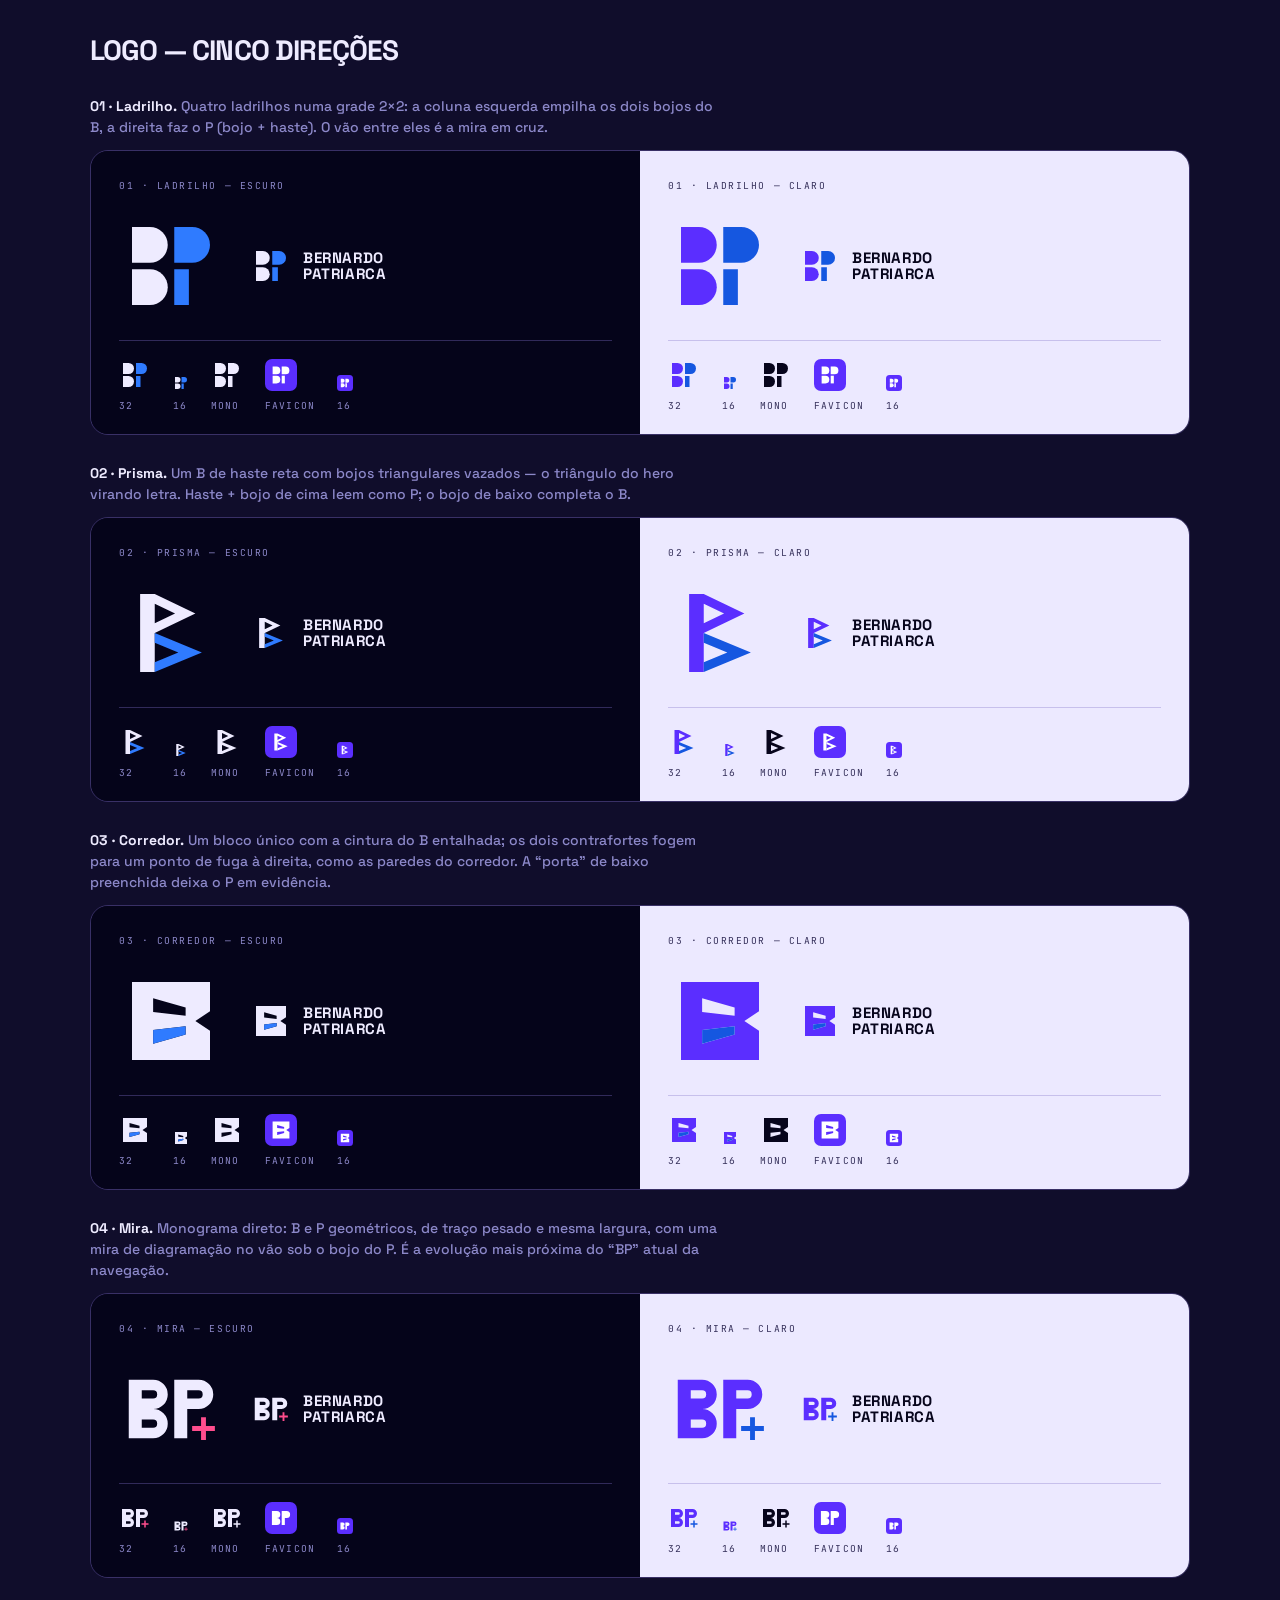
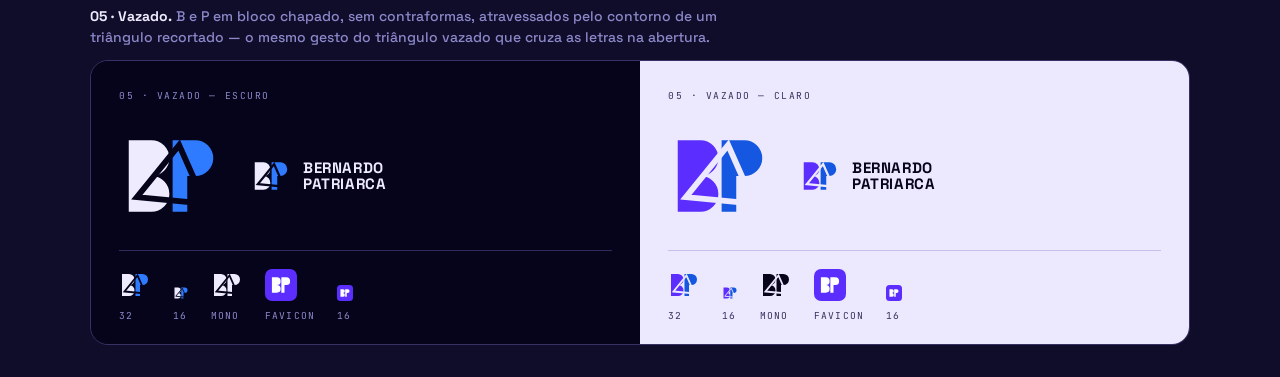
<file: design-system/logo-direcoes.html>
<!doctype html><html lang="pt-BR"><head><meta charset="utf-8"><meta name="viewport" content="width=device-width,initial-scale=1"><title>Logo — direções</title><link rel="preconnect" href="https://fonts.googleapis.com"><link rel="preconnect" href="https://fonts.gstatic.com" crossorigin><link href="https://fonts.googleapis.com/css2?family=Space+Grotesk:wght@500;700&family=JetBrains+Mono:wght@400;500&display=swap" rel="stylesheet"><style>
*{box-sizing:border-box;margin:0;padding:0}
body{font-family:'JetBrains Mono',monospace;background:transparent}
.dir{display:grid;grid-template-columns:1fr 1fr}
.pane{padding:28px 28px 22px;display:grid;grid-template-columns:auto 1fr;gap:22px 28px;align-items:center}
.pane svg{display:block}
.sig{display:flex;align-items:center;gap:12px;min-width:0}
.sig b{font-family:'Space Grotesk',sans-serif;font-weight:700;font-size:15px;letter-spacing:.04em;line-height:1.1;white-space:nowrap}
.row{grid-column:1/-1;display:flex;align-items:flex-end;gap:22px;padding-top:18px;border-top:1px solid}
.cell{display:grid;gap:8px;justify-items:start}
.cell i{font-style:normal;font-size:9.6px;letter-spacing:.12em;text-transform:uppercase}
.head{grid-column:1/-1;font-size:9.6px;letter-spacing:.16em;text-transform:uppercase}
@media (max-width:640px){.dir{grid-template-columns:1fr}.pane{grid-template-columns:1fr}}

body{background:#100D2B;padding:32px 16px;color:#EEEBFF}
main{max-width:1100px;margin:0 auto;display:grid;gap:28px}
h1{font-family:'Space Grotesk',sans-serif;font-size:28px;letter-spacing:-.03em;text-transform:uppercase}
section p{font-family:'Space Grotesk',sans-serif;font-weight:500;font-size:14px;line-height:1.5;color:#8C88C9;max-width:70ch;margin:0 0 12px}
section p strong{color:#EEEBFF}
.dir{border:1px solid rgba(160,140,255,.28);border-radius:18px;overflow:hidden}
</style></head><body><main><h1>Logo — cinco direções</h1><section><p><strong>01 · Ladrilho.</strong> Quatro ladrilhos numa grade 2×2: a coluna esquerda empilha os dois bojos do B, a direita faz o P (bojo + haste). O vão entre eles é a mira em cruz.</p><div class="dir">
<div class="pane" style="background:#05041A;color:#EEEBFF">
  <span class="head" style="color:#8C88C9">01 · Ladrilho — escuro</span>
  <svg xmlns="http://www.w3.org/2000/svg" viewBox="0 0 64 64" width="104" height="104"><path fill="#EEEBFF" d="M8 8H19A11 11 0 0 1 19 30H8Z"/><path fill="#EEEBFF" d="M8 34H19A11 11 0 0 1 19 56H8Z"/><path fill="#2F7BFF" d="M34 8H45A11 11 0 0 1 45 30H34Z"/><path fill="#2F7BFF" d="M34 34H43V56H34Z"/></svg>
  <div class="sig"><svg xmlns="http://www.w3.org/2000/svg" viewBox="0 0 64 64" width="40" height="40"><path fill="#EEEBFF" d="M8 8H19A11 11 0 0 1 19 30H8Z"/><path fill="#EEEBFF" d="M8 34H19A11 11 0 0 1 19 56H8Z"/><path fill="#2F7BFF" d="M34 8H45A11 11 0 0 1 45 30H34Z"/><path fill="#2F7BFF" d="M34 34H43V56H34Z"/></svg><b>BERNARDO<br>PATRIARCA</b></div>
  <div class="row" style="border-color:rgba(160,140,255,.28);color:#8C88C9">
    <div class="cell"><svg xmlns="http://www.w3.org/2000/svg" viewBox="0 0 64 64" width="32" height="32"><path fill="#EEEBFF" d="M8 8H19A11 11 0 0 1 19 30H8Z"/><path fill="#EEEBFF" d="M8 34H19A11 11 0 0 1 19 56H8Z"/><path fill="#2F7BFF" d="M34 8H45A11 11 0 0 1 45 30H34Z"/><path fill="#2F7BFF" d="M34 34H43V56H34Z"/></svg><i>32</i></div>
    <div class="cell"><svg xmlns="http://www.w3.org/2000/svg" viewBox="0 0 64 64" width="16" height="16"><path fill="#EEEBFF" d="M8 8H19A11 11 0 0 1 19 30H8Z"/><path fill="#EEEBFF" d="M8 34H19A11 11 0 0 1 19 56H8Z"/><path fill="#2F7BFF" d="M34 8H45A11 11 0 0 1 45 30H34Z"/><path fill="#2F7BFF" d="M34 34H43V56H34Z"/></svg><i>16</i></div>
    <div class="cell"><svg xmlns="http://www.w3.org/2000/svg" viewBox="0 0 64 64" width="32" height="32" style="color:#EEEBFF"><path fill="currentColor" d="M8 8H19A11 11 0 0 1 19 30H8Z"/><path fill="currentColor" d="M8 34H19A11 11 0 0 1 19 56H8Z"/><path fill="currentColor" d="M34 8H45A11 11 0 0 1 45 30H34Z"/><path fill="currentColor" d="M34 34H43V56H34Z"/></svg><i>mono</i></div>
    <div class="cell"><svg xmlns="http://www.w3.org/2000/svg" viewBox="0 0 64 64" width="32" height="32"><rect width="64" height="64" rx="14" fill="#5B2EFF"/><g transform="translate(9.6 9.6) scale(.7)"><path fill="#FFFFFF" d="M8 8H19A11 11 0 0 1 19 30H8Z"/><path fill="#FFFFFF" d="M8 34H19A11 11 0 0 1 19 56H8Z"/><path fill="#FFFFFF" d="M34 8H45A11 11 0 0 1 45 30H34Z"/><path fill="#FFFFFF" d="M34 34H43V56H34Z"/></g></svg><i>favicon</i></div>
    <div class="cell"><svg xmlns="http://www.w3.org/2000/svg" viewBox="0 0 64 64" width="16" height="16"><rect width="64" height="64" rx="14" fill="#5B2EFF"/><g transform="translate(9.6 9.6) scale(.7)"><path fill="#FFFFFF" d="M8 8H19A11 11 0 0 1 19 30H8Z"/><path fill="#FFFFFF" d="M8 34H19A11 11 0 0 1 19 56H8Z"/><path fill="#FFFFFF" d="M34 8H45A11 11 0 0 1 45 30H34Z"/><path fill="#FFFFFF" d="M34 34H43V56H34Z"/></g></svg><i>16</i></div>
  </div>
</div>
<div class="pane" style="background:#ECE9FF;color:#07051C">
  <span class="head" style="color:#37325C">01 · Ladrilho — claro</span>
  <svg xmlns="http://www.w3.org/2000/svg" viewBox="0 0 64 64" width="104" height="104"><path fill="#5B2EFF" d="M8 8H19A11 11 0 0 1 19 30H8Z"/><path fill="#5B2EFF" d="M8 34H19A11 11 0 0 1 19 56H8Z"/><path fill="#1557E0" d="M34 8H45A11 11 0 0 1 45 30H34Z"/><path fill="#1557E0" d="M34 34H43V56H34Z"/></svg>
  <div class="sig"><svg xmlns="http://www.w3.org/2000/svg" viewBox="0 0 64 64" width="40" height="40"><path fill="#5B2EFF" d="M8 8H19A11 11 0 0 1 19 30H8Z"/><path fill="#5B2EFF" d="M8 34H19A11 11 0 0 1 19 56H8Z"/><path fill="#1557E0" d="M34 8H45A11 11 0 0 1 45 30H34Z"/><path fill="#1557E0" d="M34 34H43V56H34Z"/></svg><b>BERNARDO<br>PATRIARCA</b></div>
  <div class="row" style="border-color:rgba(70,48,170,.22);color:#37325C">
    <div class="cell"><svg xmlns="http://www.w3.org/2000/svg" viewBox="0 0 64 64" width="32" height="32"><path fill="#5B2EFF" d="M8 8H19A11 11 0 0 1 19 30H8Z"/><path fill="#5B2EFF" d="M8 34H19A11 11 0 0 1 19 56H8Z"/><path fill="#1557E0" d="M34 8H45A11 11 0 0 1 45 30H34Z"/><path fill="#1557E0" d="M34 34H43V56H34Z"/></svg><i>32</i></div>
    <div class="cell"><svg xmlns="http://www.w3.org/2000/svg" viewBox="0 0 64 64" width="16" height="16"><path fill="#5B2EFF" d="M8 8H19A11 11 0 0 1 19 30H8Z"/><path fill="#5B2EFF" d="M8 34H19A11 11 0 0 1 19 56H8Z"/><path fill="#1557E0" d="M34 8H45A11 11 0 0 1 45 30H34Z"/><path fill="#1557E0" d="M34 34H43V56H34Z"/></svg><i>16</i></div>
    <div class="cell"><svg xmlns="http://www.w3.org/2000/svg" viewBox="0 0 64 64" width="32" height="32" style="color:#07051C"><path fill="currentColor" d="M8 8H19A11 11 0 0 1 19 30H8Z"/><path fill="currentColor" d="M8 34H19A11 11 0 0 1 19 56H8Z"/><path fill="currentColor" d="M34 8H45A11 11 0 0 1 45 30H34Z"/><path fill="currentColor" d="M34 34H43V56H34Z"/></svg><i>mono</i></div>
    <div class="cell"><svg xmlns="http://www.w3.org/2000/svg" viewBox="0 0 64 64" width="32" height="32"><rect width="64" height="64" rx="14" fill="#5B2EFF"/><g transform="translate(9.6 9.6) scale(.7)"><path fill="#FFFFFF" d="M8 8H19A11 11 0 0 1 19 30H8Z"/><path fill="#FFFFFF" d="M8 34H19A11 11 0 0 1 19 56H8Z"/><path fill="#FFFFFF" d="M34 8H45A11 11 0 0 1 45 30H34Z"/><path fill="#FFFFFF" d="M34 34H43V56H34Z"/></g></svg><i>favicon</i></div>
    <div class="cell"><svg xmlns="http://www.w3.org/2000/svg" viewBox="0 0 64 64" width="16" height="16"><rect width="64" height="64" rx="14" fill="#5B2EFF"/><g transform="translate(9.6 9.6) scale(.7)"><path fill="#FFFFFF" d="M8 8H19A11 11 0 0 1 19 30H8Z"/><path fill="#FFFFFF" d="M8 34H19A11 11 0 0 1 19 56H8Z"/><path fill="#FFFFFF" d="M34 8H45A11 11 0 0 1 45 30H34Z"/><path fill="#FFFFFF" d="M34 34H43V56H34Z"/></g></svg><i>16</i></div>
  </div>
</div></div></section><section><p><strong>02 · Prisma.</strong> Um B de haste reta com bojos triangulares vazados — o triângulo do hero virando letra. Haste + bojo de cima leem como P; o bojo de baixo completa o B.</p><div class="dir">
<div class="pane" style="background:#05041A;color:#EEEBFF">
  <span class="head" style="color:#8C88C9">02 · Prisma — escuro</span>
  <svg xmlns="http://www.w3.org/2000/svg" viewBox="0 0 64 64" width="104" height="104"><path fill="#EEEBFF" fill-rule="evenodd" d="M13 8H22L47 20L22 32H13ZM22 14V26L34.5 20Z"/><path fill="#EEEBFF" d="M13 32H22V56H13Z"/><path fill="#2F7BFF" fill-rule="evenodd" d="M22 32L51 44L22 56ZM22 38V50L36.5 44Z"/></svg>
  <div class="sig"><svg xmlns="http://www.w3.org/2000/svg" viewBox="0 0 64 64" width="40" height="40"><path fill="#EEEBFF" fill-rule="evenodd" d="M13 8H22L47 20L22 32H13ZM22 14V26L34.5 20Z"/><path fill="#EEEBFF" d="M13 32H22V56H13Z"/><path fill="#2F7BFF" fill-rule="evenodd" d="M22 32L51 44L22 56ZM22 38V50L36.5 44Z"/></svg><b>BERNARDO<br>PATRIARCA</b></div>
  <div class="row" style="border-color:rgba(160,140,255,.28);color:#8C88C9">
    <div class="cell"><svg xmlns="http://www.w3.org/2000/svg" viewBox="0 0 64 64" width="32" height="32"><path fill="#EEEBFF" fill-rule="evenodd" d="M13 8H22L47 20L22 32H13ZM22 14V26L34.5 20Z"/><path fill="#EEEBFF" d="M13 32H22V56H13Z"/><path fill="#2F7BFF" fill-rule="evenodd" d="M22 32L51 44L22 56ZM22 38V50L36.5 44Z"/></svg><i>32</i></div>
    <div class="cell"><svg xmlns="http://www.w3.org/2000/svg" viewBox="0 0 64 64" width="16" height="16"><path fill="#EEEBFF" fill-rule="evenodd" d="M13 8H22L47 20L22 32H13ZM22 14V26L34.5 20Z"/><path fill="#EEEBFF" d="M13 32H22V56H13Z"/><path fill="#2F7BFF" fill-rule="evenodd" d="M22 32L51 44L22 56ZM22 38V50L36.5 44Z"/></svg><i>16</i></div>
    <div class="cell"><svg xmlns="http://www.w3.org/2000/svg" viewBox="0 0 64 64" width="32" height="32" style="color:#EEEBFF"><path fill="currentColor" fill-rule="evenodd" d="M13 8H22L47 20L22 32H13ZM22 14V26L34.5 20Z"/><path fill="currentColor" d="M13 32H22V56H13Z"/><path fill="currentColor" fill-rule="evenodd" d="M22 32L51 44L22 56ZM22 38V50L36.5 44Z"/></svg><i>mono</i></div>
    <div class="cell"><svg xmlns="http://www.w3.org/2000/svg" viewBox="0 0 64 64" width="32" height="32"><rect width="64" height="64" rx="14" fill="#5B2EFF"/><g transform="translate(9.6 9.6) scale(.7)"><path fill="#FFFFFF" fill-rule="evenodd" d="M13 8H22L47 20L22 32H13ZM22 14V26L34.5 20Z"/><path fill="#FFFFFF" d="M13 32H22V56H13Z"/><path fill="#FFFFFF" fill-rule="evenodd" d="M22 32L51 44L22 56ZM22 38V50L36.5 44Z"/></g></svg><i>favicon</i></div>
    <div class="cell"><svg xmlns="http://www.w3.org/2000/svg" viewBox="0 0 64 64" width="16" height="16"><rect width="64" height="64" rx="14" fill="#5B2EFF"/><g transform="translate(9.6 9.6) scale(.7)"><path fill="#FFFFFF" fill-rule="evenodd" d="M13 8H22L47 20L22 32H13ZM22 14V26L34.5 20Z"/><path fill="#FFFFFF" d="M13 32H22V56H13Z"/><path fill="#FFFFFF" fill-rule="evenodd" d="M22 32L51 44L22 56ZM22 38V50L36.5 44Z"/></g></svg><i>16</i></div>
  </div>
</div>
<div class="pane" style="background:#ECE9FF;color:#07051C">
  <span class="head" style="color:#37325C">02 · Prisma — claro</span>
  <svg xmlns="http://www.w3.org/2000/svg" viewBox="0 0 64 64" width="104" height="104"><path fill="#5B2EFF" fill-rule="evenodd" d="M13 8H22L47 20L22 32H13ZM22 14V26L34.5 20Z"/><path fill="#5B2EFF" d="M13 32H22V56H13Z"/><path fill="#1557E0" fill-rule="evenodd" d="M22 32L51 44L22 56ZM22 38V50L36.5 44Z"/></svg>
  <div class="sig"><svg xmlns="http://www.w3.org/2000/svg" viewBox="0 0 64 64" width="40" height="40"><path fill="#5B2EFF" fill-rule="evenodd" d="M13 8H22L47 20L22 32H13ZM22 14V26L34.5 20Z"/><path fill="#5B2EFF" d="M13 32H22V56H13Z"/><path fill="#1557E0" fill-rule="evenodd" d="M22 32L51 44L22 56ZM22 38V50L36.5 44Z"/></svg><b>BERNARDO<br>PATRIARCA</b></div>
  <div class="row" style="border-color:rgba(70,48,170,.22);color:#37325C">
    <div class="cell"><svg xmlns="http://www.w3.org/2000/svg" viewBox="0 0 64 64" width="32" height="32"><path fill="#5B2EFF" fill-rule="evenodd" d="M13 8H22L47 20L22 32H13ZM22 14V26L34.5 20Z"/><path fill="#5B2EFF" d="M13 32H22V56H13Z"/><path fill="#1557E0" fill-rule="evenodd" d="M22 32L51 44L22 56ZM22 38V50L36.5 44Z"/></svg><i>32</i></div>
    <div class="cell"><svg xmlns="http://www.w3.org/2000/svg" viewBox="0 0 64 64" width="16" height="16"><path fill="#5B2EFF" fill-rule="evenodd" d="M13 8H22L47 20L22 32H13ZM22 14V26L34.5 20Z"/><path fill="#5B2EFF" d="M13 32H22V56H13Z"/><path fill="#1557E0" fill-rule="evenodd" d="M22 32L51 44L22 56ZM22 38V50L36.5 44Z"/></svg><i>16</i></div>
    <div class="cell"><svg xmlns="http://www.w3.org/2000/svg" viewBox="0 0 64 64" width="32" height="32" style="color:#07051C"><path fill="currentColor" fill-rule="evenodd" d="M13 8H22L47 20L22 32H13ZM22 14V26L34.5 20Z"/><path fill="currentColor" d="M13 32H22V56H13Z"/><path fill="currentColor" fill-rule="evenodd" d="M22 32L51 44L22 56ZM22 38V50L36.5 44Z"/></svg><i>mono</i></div>
    <div class="cell"><svg xmlns="http://www.w3.org/2000/svg" viewBox="0 0 64 64" width="32" height="32"><rect width="64" height="64" rx="14" fill="#5B2EFF"/><g transform="translate(9.6 9.6) scale(.7)"><path fill="#FFFFFF" fill-rule="evenodd" d="M13 8H22L47 20L22 32H13ZM22 14V26L34.5 20Z"/><path fill="#FFFFFF" d="M13 32H22V56H13Z"/><path fill="#FFFFFF" fill-rule="evenodd" d="M22 32L51 44L22 56ZM22 38V50L36.5 44Z"/></g></svg><i>favicon</i></div>
    <div class="cell"><svg xmlns="http://www.w3.org/2000/svg" viewBox="0 0 64 64" width="16" height="16"><rect width="64" height="64" rx="14" fill="#5B2EFF"/><g transform="translate(9.6 9.6) scale(.7)"><path fill="#FFFFFF" fill-rule="evenodd" d="M13 8H22L47 20L22 32H13ZM22 14V26L34.5 20Z"/><path fill="#FFFFFF" d="M13 32H22V56H13Z"/><path fill="#FFFFFF" fill-rule="evenodd" d="M22 32L51 44L22 56ZM22 38V50L36.5 44Z"/></g></svg><i>16</i></div>
  </div>
</div></div></section><section><p><strong>03 · Corredor.</strong> Um bloco único com a cintura do B entalhada; os dois contrafortes fogem para um ponto de fuga à direita, como as paredes do corredor. A “porta” de baixo preenchida deixa o P em evidência.</p><div class="dir">
<div class="pane" style="background:#05041A;color:#EEEBFF">
  <span class="head" style="color:#8C88C9">03 · Corredor — escuro</span>
  <svg xmlns="http://www.w3.org/2000/svg" viewBox="0 0 64 64" width="104" height="104"><path fill="#EEEBFF" fill-rule="evenodd" d="M8 8H56V26L47 32L56 38V56H8ZM21 18V26.5L41 28.74V23.71ZM21 46V37.5L41 35.26V40.29Z"/><path fill="#2F7BFF" d="M21 46V37.5L41 35.26V40.29Z"/></svg>
  <div class="sig"><svg xmlns="http://www.w3.org/2000/svg" viewBox="0 0 64 64" width="40" height="40"><path fill="#EEEBFF" fill-rule="evenodd" d="M8 8H56V26L47 32L56 38V56H8ZM21 18V26.5L41 28.74V23.71ZM21 46V37.5L41 35.26V40.29Z"/><path fill="#2F7BFF" d="M21 46V37.5L41 35.26V40.29Z"/></svg><b>BERNARDO<br>PATRIARCA</b></div>
  <div class="row" style="border-color:rgba(160,140,255,.28);color:#8C88C9">
    <div class="cell"><svg xmlns="http://www.w3.org/2000/svg" viewBox="0 0 64 64" width="32" height="32"><path fill="#EEEBFF" fill-rule="evenodd" d="M8 8H56V26L47 32L56 38V56H8ZM21 18V26.5L41 28.74V23.71ZM21 46V37.5L41 35.26V40.29Z"/><path fill="#2F7BFF" d="M21 46V37.5L41 35.26V40.29Z"/></svg><i>32</i></div>
    <div class="cell"><svg xmlns="http://www.w3.org/2000/svg" viewBox="0 0 64 64" width="16" height="16"><path fill="#EEEBFF" fill-rule="evenodd" d="M8 8H56V26L47 32L56 38V56H8ZM21 18V26.5L41 28.74V23.71ZM21 46V37.5L41 35.26V40.29Z"/><path fill="#2F7BFF" d="M21 46V37.5L41 35.26V40.29Z"/></svg><i>16</i></div>
    <div class="cell"><svg xmlns="http://www.w3.org/2000/svg" viewBox="0 0 64 64" width="32" height="32" style="color:#EEEBFF"><path fill="currentColor" fill-rule="evenodd" d="M8 8H56V26L47 32L56 38V56H8ZM21 18V26.5L41 28.74V23.71ZM21 46V37.5L41 35.26V40.29Z"/></svg><i>mono</i></div>
    <div class="cell"><svg xmlns="http://www.w3.org/2000/svg" viewBox="0 0 64 64" width="32" height="32"><rect width="64" height="64" rx="14" fill="#5B2EFF"/><g transform="translate(9.6 9.6) scale(.7)"><path fill="#FFFFFF" fill-rule="evenodd" d="M8 8H56V26L47 32L56 38V56H8ZM21 18V26.5L41 28.74V23.71ZM21 46V37.5L41 35.26V40.29Z"/></g></svg><i>favicon</i></div>
    <div class="cell"><svg xmlns="http://www.w3.org/2000/svg" viewBox="0 0 64 64" width="16" height="16"><rect width="64" height="64" rx="14" fill="#5B2EFF"/><g transform="translate(9.6 9.6) scale(.7)"><path fill="#FFFFFF" fill-rule="evenodd" d="M8 8H56V26L47 32L56 38V56H8ZM21 18V26.5L41 28.74V23.71ZM21 46V37.5L41 35.26V40.29Z"/></g></svg><i>16</i></div>
  </div>
</div>
<div class="pane" style="background:#ECE9FF;color:#07051C">
  <span class="head" style="color:#37325C">03 · Corredor — claro</span>
  <svg xmlns="http://www.w3.org/2000/svg" viewBox="0 0 64 64" width="104" height="104"><path fill="#5B2EFF" fill-rule="evenodd" d="M8 8H56V26L47 32L56 38V56H8ZM21 18V26.5L41 28.74V23.71ZM21 46V37.5L41 35.26V40.29Z"/><path fill="#1557E0" d="M21 46V37.5L41 35.26V40.29Z"/></svg>
  <div class="sig"><svg xmlns="http://www.w3.org/2000/svg" viewBox="0 0 64 64" width="40" height="40"><path fill="#5B2EFF" fill-rule="evenodd" d="M8 8H56V26L47 32L56 38V56H8ZM21 18V26.5L41 28.74V23.71ZM21 46V37.5L41 35.26V40.29Z"/><path fill="#1557E0" d="M21 46V37.5L41 35.26V40.29Z"/></svg><b>BERNARDO<br>PATRIARCA</b></div>
  <div class="row" style="border-color:rgba(70,48,170,.22);color:#37325C">
    <div class="cell"><svg xmlns="http://www.w3.org/2000/svg" viewBox="0 0 64 64" width="32" height="32"><path fill="#5B2EFF" fill-rule="evenodd" d="M8 8H56V26L47 32L56 38V56H8ZM21 18V26.5L41 28.74V23.71ZM21 46V37.5L41 35.26V40.29Z"/><path fill="#1557E0" d="M21 46V37.5L41 35.26V40.29Z"/></svg><i>32</i></div>
    <div class="cell"><svg xmlns="http://www.w3.org/2000/svg" viewBox="0 0 64 64" width="16" height="16"><path fill="#5B2EFF" fill-rule="evenodd" d="M8 8H56V26L47 32L56 38V56H8ZM21 18V26.5L41 28.74V23.71ZM21 46V37.5L41 35.26V40.29Z"/><path fill="#1557E0" d="M21 46V37.5L41 35.26V40.29Z"/></svg><i>16</i></div>
    <div class="cell"><svg xmlns="http://www.w3.org/2000/svg" viewBox="0 0 64 64" width="32" height="32" style="color:#07051C"><path fill="currentColor" fill-rule="evenodd" d="M8 8H56V26L47 32L56 38V56H8ZM21 18V26.5L41 28.74V23.71ZM21 46V37.5L41 35.26V40.29Z"/></svg><i>mono</i></div>
    <div class="cell"><svg xmlns="http://www.w3.org/2000/svg" viewBox="0 0 64 64" width="32" height="32"><rect width="64" height="64" rx="14" fill="#5B2EFF"/><g transform="translate(9.6 9.6) scale(.7)"><path fill="#FFFFFF" fill-rule="evenodd" d="M8 8H56V26L47 32L56 38V56H8ZM21 18V26.5L41 28.74V23.71ZM21 46V37.5L41 35.26V40.29Z"/></g></svg><i>favicon</i></div>
    <div class="cell"><svg xmlns="http://www.w3.org/2000/svg" viewBox="0 0 64 64" width="16" height="16"><rect width="64" height="64" rx="14" fill="#5B2EFF"/><g transform="translate(9.6 9.6) scale(.7)"><path fill="#FFFFFF" fill-rule="evenodd" d="M8 8H56V26L47 32L56 38V56H8ZM21 18V26.5L41 28.74V23.71ZM21 46V37.5L41 35.26V40.29Z"/></g></svg><i>16</i></div>
  </div>
</div></div></section><section><p><strong>04 · Mira.</strong> Monograma direto: B e P geométricos, de traço pesado e mesma largura, com uma mira de diagramação no vão sob o bojo do P. É a evolução mais próxima do “BP” atual da navegação.</p><div class="dir">
<div class="pane" style="background:#05041A;color:#EEEBFF">
  <span class="head" style="color:#8C88C9">04 · Mira — escuro</span>
  <svg xmlns="http://www.w3.org/2000/svg" viewBox="0 0 64 64" width="104" height="104"><path fill="#EEEBFF" fill-rule="evenodd" d="M6 14H21A9 9 0 0 1 21 32A9 9 0 0 1 21 50H6ZM14 20.5H21A2.5 2.5 0 0 1 21 25.5H14ZM14 38.5H21A2.5 2.5 0 0 1 21 43.5H14Z"/><path fill="#EEEBFF" fill-rule="evenodd" d="M34 14H49A9 9 0 0 1 49 32H42V50H34ZM42 20.5H49A2.5 2.5 0 0 1 49 25.5H42Z"/><path fill="#FF4D8D" d="M50.5 37H53.5V42.5H59V45.5H53.5V51H50.5V45.5H45V42.5H50.5Z"/></svg>
  <div class="sig"><svg xmlns="http://www.w3.org/2000/svg" viewBox="0 0 64 64" width="40" height="40"><path fill="#EEEBFF" fill-rule="evenodd" d="M6 14H21A9 9 0 0 1 21 32A9 9 0 0 1 21 50H6ZM14 20.5H21A2.5 2.5 0 0 1 21 25.5H14ZM14 38.5H21A2.5 2.5 0 0 1 21 43.5H14Z"/><path fill="#EEEBFF" fill-rule="evenodd" d="M34 14H49A9 9 0 0 1 49 32H42V50H34ZM42 20.5H49A2.5 2.5 0 0 1 49 25.5H42Z"/><path fill="#FF4D8D" d="M50.5 37H53.5V42.5H59V45.5H53.5V51H50.5V45.5H45V42.5H50.5Z"/></svg><b>BERNARDO<br>PATRIARCA</b></div>
  <div class="row" style="border-color:rgba(160,140,255,.28);color:#8C88C9">
    <div class="cell"><svg xmlns="http://www.w3.org/2000/svg" viewBox="0 0 64 64" width="32" height="32"><path fill="#EEEBFF" fill-rule="evenodd" d="M6 14H21A9 9 0 0 1 21 32A9 9 0 0 1 21 50H6ZM14 20.5H21A2.5 2.5 0 0 1 21 25.5H14ZM14 38.5H21A2.5 2.5 0 0 1 21 43.5H14Z"/><path fill="#EEEBFF" fill-rule="evenodd" d="M34 14H49A9 9 0 0 1 49 32H42V50H34ZM42 20.5H49A2.5 2.5 0 0 1 49 25.5H42Z"/><path fill="#FF4D8D" d="M50.5 37H53.5V42.5H59V45.5H53.5V51H50.5V45.5H45V42.5H50.5Z"/></svg><i>32</i></div>
    <div class="cell"><svg xmlns="http://www.w3.org/2000/svg" viewBox="0 0 64 64" width="16" height="16"><path fill="#EEEBFF" fill-rule="evenodd" d="M6 14H21A9 9 0 0 1 21 32A9 9 0 0 1 21 50H6ZM14 20.5H21A2.5 2.5 0 0 1 21 25.5H14ZM14 38.5H21A2.5 2.5 0 0 1 21 43.5H14Z"/><path fill="#EEEBFF" fill-rule="evenodd" d="M34 14H49A9 9 0 0 1 49 32H42V50H34ZM42 20.5H49A2.5 2.5 0 0 1 49 25.5H42Z"/><path fill="#FF4D8D" d="M50.5 37H53.5V42.5H59V45.5H53.5V51H50.5V45.5H45V42.5H50.5Z"/></svg><i>16</i></div>
    <div class="cell"><svg xmlns="http://www.w3.org/2000/svg" viewBox="0 0 64 64" width="32" height="32" style="color:#EEEBFF"><path fill="currentColor" fill-rule="evenodd" d="M6 14H21A9 9 0 0 1 21 32A9 9 0 0 1 21 50H6ZM14 20.5H21A2.5 2.5 0 0 1 21 25.5H14ZM14 38.5H21A2.5 2.5 0 0 1 21 43.5H14Z"/><path fill="currentColor" fill-rule="evenodd" d="M34 14H49A9 9 0 0 1 49 32H42V50H34ZM42 20.5H49A2.5 2.5 0 0 1 49 25.5H42Z"/><path fill="currentColor" d="M50.5 37H53.5V42.5H59V45.5H53.5V51H50.5V45.5H45V42.5H50.5Z"/></svg><i>mono</i></div>
    <div class="cell"><svg xmlns="http://www.w3.org/2000/svg" viewBox="0 0 64 64" width="32" height="32"><rect width="64" height="64" rx="14" fill="#5B2EFF"/><g transform="translate(9.6 9.6) scale(.7)"><path fill="#FFFFFF" d="M6 12H20A10 10 0 0 1 20 32A10 10 0 0 1 20 52H6Z"/><path fill="#FFFFFF" d="M34 12H48A10 10 0 0 1 48 32H43V52H34Z"/></g></svg><i>favicon</i></div>
    <div class="cell"><svg xmlns="http://www.w3.org/2000/svg" viewBox="0 0 64 64" width="16" height="16"><rect width="64" height="64" rx="14" fill="#5B2EFF"/><g transform="translate(9.6 9.6) scale(.7)"><path fill="#FFFFFF" d="M6 12H20A10 10 0 0 1 20 32A10 10 0 0 1 20 52H6Z"/><path fill="#FFFFFF" d="M34 12H48A10 10 0 0 1 48 32H43V52H34Z"/></g></svg><i>16</i></div>
  </div>
</div>
<div class="pane" style="background:#ECE9FF;color:#07051C">
  <span class="head" style="color:#37325C">04 · Mira — claro</span>
  <svg xmlns="http://www.w3.org/2000/svg" viewBox="0 0 64 64" width="104" height="104"><path fill="#5B2EFF" fill-rule="evenodd" d="M6 14H21A9 9 0 0 1 21 32A9 9 0 0 1 21 50H6ZM14 20.5H21A2.5 2.5 0 0 1 21 25.5H14ZM14 38.5H21A2.5 2.5 0 0 1 21 43.5H14Z"/><path fill="#5B2EFF" fill-rule="evenodd" d="M34 14H49A9 9 0 0 1 49 32H42V50H34ZM42 20.5H49A2.5 2.5 0 0 1 49 25.5H42Z"/><path fill="#1557E0" d="M50.5 37H53.5V42.5H59V45.5H53.5V51H50.5V45.5H45V42.5H50.5Z"/></svg>
  <div class="sig"><svg xmlns="http://www.w3.org/2000/svg" viewBox="0 0 64 64" width="40" height="40"><path fill="#5B2EFF" fill-rule="evenodd" d="M6 14H21A9 9 0 0 1 21 32A9 9 0 0 1 21 50H6ZM14 20.5H21A2.5 2.5 0 0 1 21 25.5H14ZM14 38.5H21A2.5 2.5 0 0 1 21 43.5H14Z"/><path fill="#5B2EFF" fill-rule="evenodd" d="M34 14H49A9 9 0 0 1 49 32H42V50H34ZM42 20.5H49A2.5 2.5 0 0 1 49 25.5H42Z"/><path fill="#1557E0" d="M50.5 37H53.5V42.5H59V45.5H53.5V51H50.5V45.5H45V42.5H50.5Z"/></svg><b>BERNARDO<br>PATRIARCA</b></div>
  <div class="row" style="border-color:rgba(70,48,170,.22);color:#37325C">
    <div class="cell"><svg xmlns="http://www.w3.org/2000/svg" viewBox="0 0 64 64" width="32" height="32"><path fill="#5B2EFF" fill-rule="evenodd" d="M6 14H21A9 9 0 0 1 21 32A9 9 0 0 1 21 50H6ZM14 20.5H21A2.5 2.5 0 0 1 21 25.5H14ZM14 38.5H21A2.5 2.5 0 0 1 21 43.5H14Z"/><path fill="#5B2EFF" fill-rule="evenodd" d="M34 14H49A9 9 0 0 1 49 32H42V50H34ZM42 20.5H49A2.5 2.5 0 0 1 49 25.5H42Z"/><path fill="#1557E0" d="M50.5 37H53.5V42.5H59V45.5H53.5V51H50.5V45.5H45V42.5H50.5Z"/></svg><i>32</i></div>
    <div class="cell"><svg xmlns="http://www.w3.org/2000/svg" viewBox="0 0 64 64" width="16" height="16"><path fill="#5B2EFF" fill-rule="evenodd" d="M6 14H21A9 9 0 0 1 21 32A9 9 0 0 1 21 50H6ZM14 20.5H21A2.5 2.5 0 0 1 21 25.5H14ZM14 38.5H21A2.5 2.5 0 0 1 21 43.5H14Z"/><path fill="#5B2EFF" fill-rule="evenodd" d="M34 14H49A9 9 0 0 1 49 32H42V50H34ZM42 20.5H49A2.5 2.5 0 0 1 49 25.5H42Z"/><path fill="#1557E0" d="M50.5 37H53.5V42.5H59V45.5H53.5V51H50.5V45.5H45V42.5H50.5Z"/></svg><i>16</i></div>
    <div class="cell"><svg xmlns="http://www.w3.org/2000/svg" viewBox="0 0 64 64" width="32" height="32" style="color:#07051C"><path fill="currentColor" fill-rule="evenodd" d="M6 14H21A9 9 0 0 1 21 32A9 9 0 0 1 21 50H6ZM14 20.5H21A2.5 2.5 0 0 1 21 25.5H14ZM14 38.5H21A2.5 2.5 0 0 1 21 43.5H14Z"/><path fill="currentColor" fill-rule="evenodd" d="M34 14H49A9 9 0 0 1 49 32H42V50H34ZM42 20.5H49A2.5 2.5 0 0 1 49 25.5H42Z"/><path fill="currentColor" d="M50.5 37H53.5V42.5H59V45.5H53.5V51H50.5V45.5H45V42.5H50.5Z"/></svg><i>mono</i></div>
    <div class="cell"><svg xmlns="http://www.w3.org/2000/svg" viewBox="0 0 64 64" width="32" height="32"><rect width="64" height="64" rx="14" fill="#5B2EFF"/><g transform="translate(9.6 9.6) scale(.7)"><path fill="#FFFFFF" d="M6 12H20A10 10 0 0 1 20 32A10 10 0 0 1 20 52H6Z"/><path fill="#FFFFFF" d="M34 12H48A10 10 0 0 1 48 32H43V52H34Z"/></g></svg><i>favicon</i></div>
    <div class="cell"><svg xmlns="http://www.w3.org/2000/svg" viewBox="0 0 64 64" width="16" height="16"><rect width="64" height="64" rx="14" fill="#5B2EFF"/><g transform="translate(9.6 9.6) scale(.7)"><path fill="#FFFFFF" d="M6 12H20A10 10 0 0 1 20 32A10 10 0 0 1 20 52H6Z"/><path fill="#FFFFFF" d="M34 12H48A10 10 0 0 1 48 32H43V52H34Z"/></g></svg><i>16</i></div>
  </div>
</div></div></section><section><p><strong>05 · Vazado.</strong> B e P em bloco chapado, sem contraformas, atravessados pelo contorno de um triângulo recortado — o mesmo gesto do triângulo vazado que cruza as letras na abertura.</p><div class="dir">
<div class="pane" style="background:#05041A;color:#EEEBFF">
  <span class="head" style="color:#8C88C9">05 · Vazado — escuro</span>
  <svg xmlns="http://www.w3.org/2000/svg" viewBox="0 0 64 64" width="104" height="104"><mask id="vz14" maskUnits="userSpaceOnUse" x="0" y="0" width="64" height="64"><rect width="64" height="64" fill="#fff"/><path d="M11 45L53 49L37 13Z" fill="none" stroke="#000" stroke-width="3.6" stroke-linejoin="miter"/></mask><g mask="url(#vz14)"><path fill="#EEEBFF" d="M6 10H20A11 11 0 0 1 20 32A11 11 0 0 1 20 54H6Z"/><path fill="#2F7BFF" d="M33 10H47A11 11 0 0 1 47 32H42V54H33Z"/></g></svg>
  <div class="sig"><svg xmlns="http://www.w3.org/2000/svg" viewBox="0 0 64 64" width="40" height="40"><mask id="vz15" maskUnits="userSpaceOnUse" x="0" y="0" width="64" height="64"><rect width="64" height="64" fill="#fff"/><path d="M11 45L53 49L37 13Z" fill="none" stroke="#000" stroke-width="3.6" stroke-linejoin="miter"/></mask><g mask="url(#vz15)"><path fill="#EEEBFF" d="M6 10H20A11 11 0 0 1 20 32A11 11 0 0 1 20 54H6Z"/><path fill="#2F7BFF" d="M33 10H47A11 11 0 0 1 47 32H42V54H33Z"/></g></svg><b>BERNARDO<br>PATRIARCA</b></div>
  <div class="row" style="border-color:rgba(160,140,255,.28);color:#8C88C9">
    <div class="cell"><svg xmlns="http://www.w3.org/2000/svg" viewBox="0 0 64 64" width="32" height="32"><mask id="vz16" maskUnits="userSpaceOnUse" x="0" y="0" width="64" height="64"><rect width="64" height="64" fill="#fff"/><path d="M11 45L53 49L37 13Z" fill="none" stroke="#000" stroke-width="3.6" stroke-linejoin="miter"/></mask><g mask="url(#vz16)"><path fill="#EEEBFF" d="M6 10H20A11 11 0 0 1 20 32A11 11 0 0 1 20 54H6Z"/><path fill="#2F7BFF" d="M33 10H47A11 11 0 0 1 47 32H42V54H33Z"/></g></svg><i>32</i></div>
    <div class="cell"><svg xmlns="http://www.w3.org/2000/svg" viewBox="0 0 64 64" width="16" height="16"><mask id="vz17" maskUnits="userSpaceOnUse" x="0" y="0" width="64" height="64"><rect width="64" height="64" fill="#fff"/><path d="M11 45L53 49L37 13Z" fill="none" stroke="#000" stroke-width="3.6" stroke-linejoin="miter"/></mask><g mask="url(#vz17)"><path fill="#EEEBFF" d="M6 10H20A11 11 0 0 1 20 32A11 11 0 0 1 20 54H6Z"/><path fill="#2F7BFF" d="M33 10H47A11 11 0 0 1 47 32H42V54H33Z"/></g></svg><i>16</i></div>
    <div class="cell"><svg xmlns="http://www.w3.org/2000/svg" viewBox="0 0 64 64" width="32" height="32" style="color:#EEEBFF"><mask id="vz18" maskUnits="userSpaceOnUse" x="0" y="0" width="64" height="64"><rect width="64" height="64" fill="#fff"/><path d="M11 45L53 49L37 13Z" fill="none" stroke="#000" stroke-width="3.6" stroke-linejoin="miter"/></mask><g mask="url(#vz18)"><path fill="currentColor" d="M6 10H20A11 11 0 0 1 20 32A11 11 0 0 1 20 54H6Z"/><path fill="currentColor" d="M33 10H47A11 11 0 0 1 47 32H42V54H33Z"/></g></svg><i>mono</i></div>
    <div class="cell"><svg xmlns="http://www.w3.org/2000/svg" viewBox="0 0 64 64" width="32" height="32"><rect width="64" height="64" rx="14" fill="#5B2EFF"/><g transform="translate(9.6 9.6) scale(.7)"><path fill="#FFFFFF" d="M6 10H20A11 11 0 0 1 20 32A11 11 0 0 1 20 54H6Z"/><path fill="#FFFFFF" d="M33 10H47A11 11 0 0 1 47 32H42V54H33Z"/></g></svg><i>favicon</i></div>
    <div class="cell"><svg xmlns="http://www.w3.org/2000/svg" viewBox="0 0 64 64" width="16" height="16"><rect width="64" height="64" rx="14" fill="#5B2EFF"/><g transform="translate(9.6 9.6) scale(.7)"><path fill="#FFFFFF" d="M6 10H20A11 11 0 0 1 20 32A11 11 0 0 1 20 54H6Z"/><path fill="#FFFFFF" d="M33 10H47A11 11 0 0 1 47 32H42V54H33Z"/></g></svg><i>16</i></div>
  </div>
</div>
<div class="pane" style="background:#ECE9FF;color:#07051C">
  <span class="head" style="color:#37325C">05 · Vazado — claro</span>
  <svg xmlns="http://www.w3.org/2000/svg" viewBox="0 0 64 64" width="104" height="104"><mask id="vz19" maskUnits="userSpaceOnUse" x="0" y="0" width="64" height="64"><rect width="64" height="64" fill="#fff"/><path d="M11 45L53 49L37 13Z" fill="none" stroke="#000" stroke-width="3.6" stroke-linejoin="miter"/></mask><g mask="url(#vz19)"><path fill="#5B2EFF" d="M6 10H20A11 11 0 0 1 20 32A11 11 0 0 1 20 54H6Z"/><path fill="#1557E0" d="M33 10H47A11 11 0 0 1 47 32H42V54H33Z"/></g></svg>
  <div class="sig"><svg xmlns="http://www.w3.org/2000/svg" viewBox="0 0 64 64" width="40" height="40"><mask id="vz20" maskUnits="userSpaceOnUse" x="0" y="0" width="64" height="64"><rect width="64" height="64" fill="#fff"/><path d="M11 45L53 49L37 13Z" fill="none" stroke="#000" stroke-width="3.6" stroke-linejoin="miter"/></mask><g mask="url(#vz20)"><path fill="#5B2EFF" d="M6 10H20A11 11 0 0 1 20 32A11 11 0 0 1 20 54H6Z"/><path fill="#1557E0" d="M33 10H47A11 11 0 0 1 47 32H42V54H33Z"/></g></svg><b>BERNARDO<br>PATRIARCA</b></div>
  <div class="row" style="border-color:rgba(70,48,170,.22);color:#37325C">
    <div class="cell"><svg xmlns="http://www.w3.org/2000/svg" viewBox="0 0 64 64" width="32" height="32"><mask id="vz21" maskUnits="userSpaceOnUse" x="0" y="0" width="64" height="64"><rect width="64" height="64" fill="#fff"/><path d="M11 45L53 49L37 13Z" fill="none" stroke="#000" stroke-width="3.6" stroke-linejoin="miter"/></mask><g mask="url(#vz21)"><path fill="#5B2EFF" d="M6 10H20A11 11 0 0 1 20 32A11 11 0 0 1 20 54H6Z"/><path fill="#1557E0" d="M33 10H47A11 11 0 0 1 47 32H42V54H33Z"/></g></svg><i>32</i></div>
    <div class="cell"><svg xmlns="http://www.w3.org/2000/svg" viewBox="0 0 64 64" width="16" height="16"><mask id="vz22" maskUnits="userSpaceOnUse" x="0" y="0" width="64" height="64"><rect width="64" height="64" fill="#fff"/><path d="M11 45L53 49L37 13Z" fill="none" stroke="#000" stroke-width="3.6" stroke-linejoin="miter"/></mask><g mask="url(#vz22)"><path fill="#5B2EFF" d="M6 10H20A11 11 0 0 1 20 32A11 11 0 0 1 20 54H6Z"/><path fill="#1557E0" d="M33 10H47A11 11 0 0 1 47 32H42V54H33Z"/></g></svg><i>16</i></div>
    <div class="cell"><svg xmlns="http://www.w3.org/2000/svg" viewBox="0 0 64 64" width="32" height="32" style="color:#07051C"><mask id="vz23" maskUnits="userSpaceOnUse" x="0" y="0" width="64" height="64"><rect width="64" height="64" fill="#fff"/><path d="M11 45L53 49L37 13Z" fill="none" stroke="#000" stroke-width="3.6" stroke-linejoin="miter"/></mask><g mask="url(#vz23)"><path fill="currentColor" d="M6 10H20A11 11 0 0 1 20 32A11 11 0 0 1 20 54H6Z"/><path fill="currentColor" d="M33 10H47A11 11 0 0 1 47 32H42V54H33Z"/></g></svg><i>mono</i></div>
    <div class="cell"><svg xmlns="http://www.w3.org/2000/svg" viewBox="0 0 64 64" width="32" height="32"><rect width="64" height="64" rx="14" fill="#5B2EFF"/><g transform="translate(9.6 9.6) scale(.7)"><path fill="#FFFFFF" d="M6 10H20A11 11 0 0 1 20 32A11 11 0 0 1 20 54H6Z"/><path fill="#FFFFFF" d="M33 10H47A11 11 0 0 1 47 32H42V54H33Z"/></g></svg><i>favicon</i></div>
    <div class="cell"><svg xmlns="http://www.w3.org/2000/svg" viewBox="0 0 64 64" width="16" height="16"><rect width="64" height="64" rx="14" fill="#5B2EFF"/><g transform="translate(9.6 9.6) scale(.7)"><path fill="#FFFFFF" d="M6 10H20A11 11 0 0 1 20 32A11 11 0 0 1 20 54H6Z"/><path fill="#FFFFFF" d="M33 10H47A11 11 0 0 1 47 32H42V54H33Z"/></g></svg><i>16</i></div>
  </div>
</div></div></section></main></body></html>
</file>
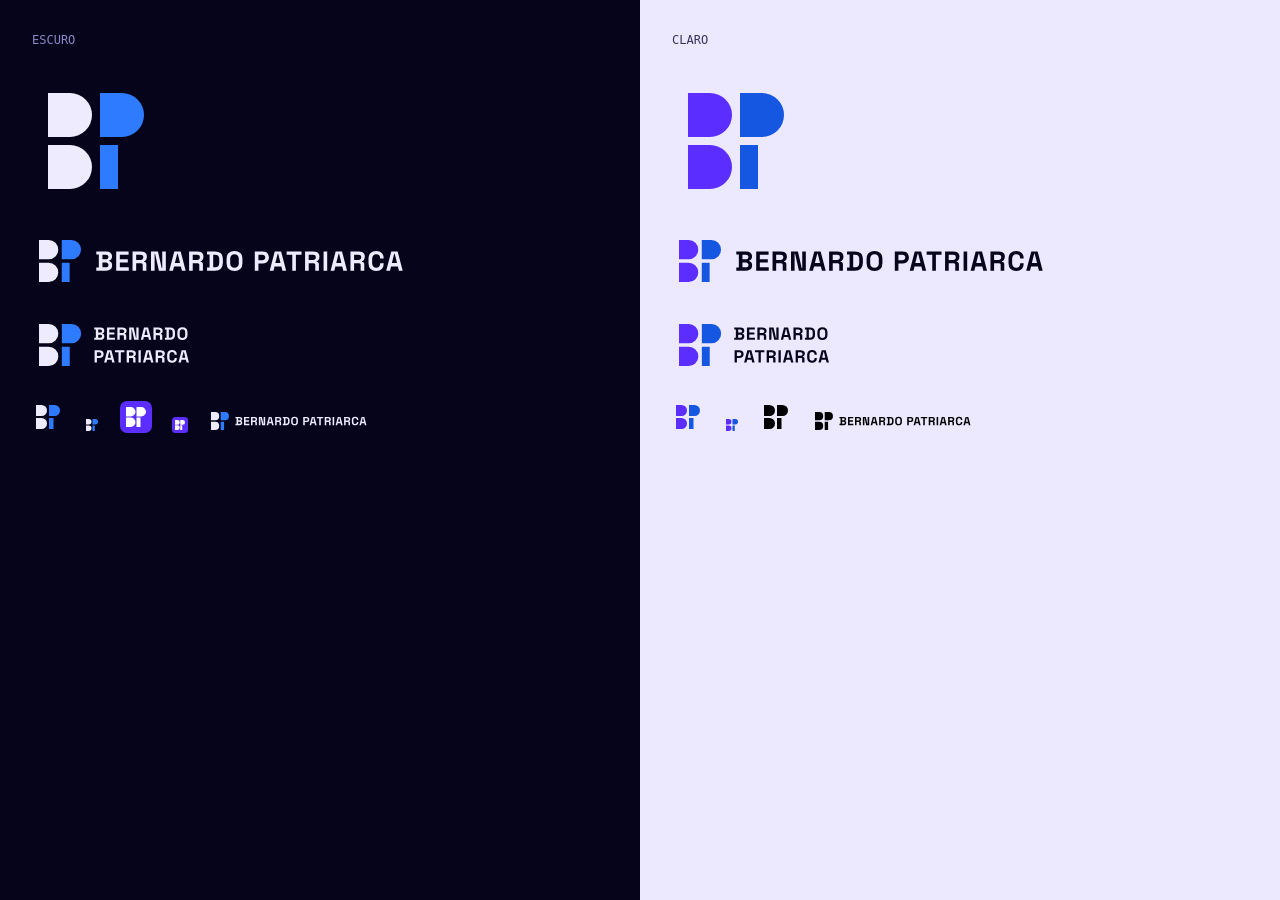
<file: design-system/logo.html>
<!doctype html><html lang="pt-BR"><head><meta charset="utf-8"><meta name="viewport" content="width=device-width,initial-scale=1"><title>Logo — Ladrilho</title>
<style>*{box-sizing:border-box;margin:0}body{font:12px/1.4 monospace;display:grid;grid-template-columns:1fr 1fr;min-height:100vh}
.p{padding:32px;display:grid;gap:28px;align-content:start;justify-items:start}.d{background:#05041A;color:#8C88C9}.l{background:#ECE9FF;color:#37325C}
.r{display:flex;gap:20px;align-items:flex-end}img{display:block}@media(max-width:700px){body{grid-template-columns:1fr}}</style></head><body>
<div class="p d"><span>ESCURO</span><img src="project/assets/Logos/simbolo-escuro.svg" height="128" alt=""><img src="project/assets/Logos/assinatura-escuro.svg" height="56" alt=""><img src="project/assets/Logos/assinatura-compacta-escuro.svg" height="56" alt="">
<div class="r"><img src="project/assets/Logos/simbolo-escuro.svg" height="32" alt=""><img src="project/assets/Logos/simbolo-escuro.svg" height="16" alt=""><img src="project/assets/Logos/favicon.svg" height="32" alt=""><img src="project/assets/Logos/favicon.svg" height="16" alt=""><img src="project/assets/Logos/assinatura-escuro.svg" height="24" alt=""></div></div>
<div class="p l"><span>CLARO</span><img src="project/assets/Logos/simbolo-claro.svg" height="128" alt=""><img src="project/assets/Logos/assinatura-claro.svg" height="56" alt=""><img src="project/assets/Logos/assinatura-compacta-claro.svg" height="56" alt="">
<div class="r"><img src="project/assets/Logos/simbolo-claro.svg" height="32" alt=""><img src="project/assets/Logos/simbolo-claro.svg" height="16" alt=""><img src="project/assets/Logos/simbolo-mono.svg" height="32" alt=""><img src="project/assets/Logos/assinatura-mono.svg" height="24" alt=""></div></div>
</body></html>
</file>
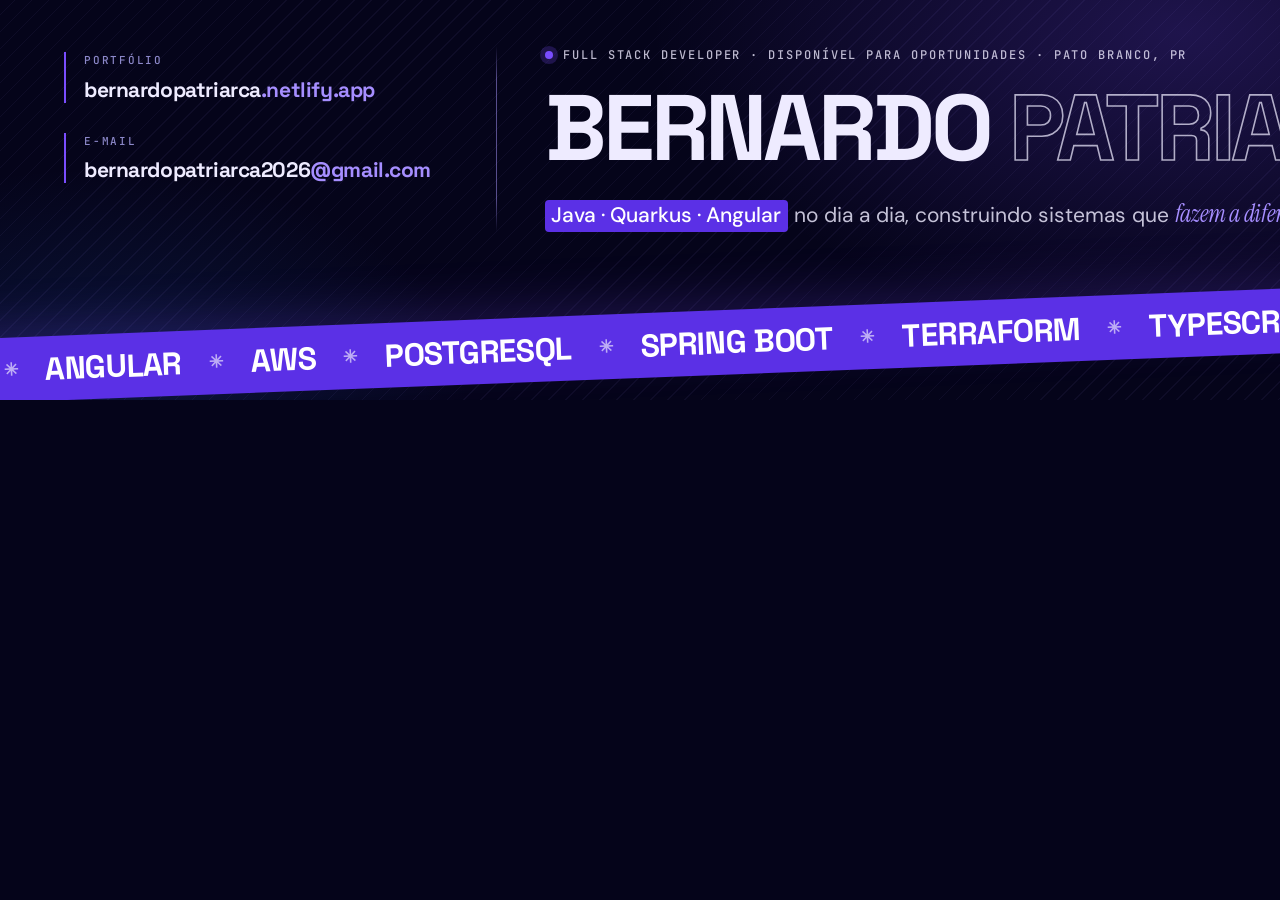
<file: assets/banner/banner.html>
<!DOCTYPE html>
<html lang="pt-BR" data-theme="dark">

<head>
  <meta charset="UTF-8" />
  <title>Banner — Bernardo Patriarca</title>

  <link rel="preconnect" href="https://fonts.googleapis.com" />
  <link rel="preconnect" href="https://fonts.gstatic.com" crossorigin />
  <link
    href="https://fonts.googleapis.com/css2?family=Space+Grotesk:wght@500;700&family=Instrument+Serif:ital@1&family=DM+Sans:opsz,wght@9..40,400;9..40,500&family=JetBrains+Mono:wght@400;500&display=swap"
    rel="stylesheet" />

  <style>
    /* Os tokens abaixo são um espelho de assets/css/base/tokens.css (tema escuro).
       Se a paleta do site mudar, atualize aqui e rode `node assets/banner/render.mjs`. */
    :root {
      --bg: #05041a;
      --bg-2: #0A0826;

      --text: #EEEBFF;
      --muted: #8C88C9;

      --line: rgba(160, 140, 255, .28);
      --line-2: rgba(170, 152, 255, .5);

      --accent: #7A4DFF;
      --accent-2: #2F7BFF;
      --accent-surface: #5B30E6;
      --accent-ink: #FFFFFF;
      --accent-text: #A68EFF;

      --f-display: 'Space Grotesk', sans-serif;
      --f-body: 'DM Sans', sans-serif;
      --f-serif: 'Instrument Serif', Georgia, serif;
      --f-mono: 'JetBrains Mono', monospace;
    }

    * {
      box-sizing: border-box;
      margin: 0;
      padding: 0;
    }

    body {
      background: var(--bg);
      font-family: var(--f-body);
      color: var(--text);
      -webkit-font-smoothing: antialiased;
    }

    .banner {
      position: relative;
      width: 1600px;
      height: 400px;
      overflow: hidden;
      background: var(--bg);
      display: flex;
      flex-direction: column;
      justify-content: flex-start;
      isolation: isolate;
    }

    /* o mesmo halo do .hero::before, puxado para a direita do título */
    .glow {
      position: absolute;
      inset: 0;
      background:
        radial-gradient(760px 420px at 74% 8%, color-mix(in srgb, var(--accent) 22%, transparent), transparent 70%),
        radial-gradient(520px 300px at 6% 96%, color-mix(in srgb, var(--accent-2) 14%, transparent), transparent 72%);
      pointer-events: none;
    }

    /* hachura diagonal fininha, herdada da versão impressa */
    .hairlines {
      position: absolute;
      inset: 0;
      background: repeating-linear-gradient(-45deg,
          transparent 0 11px,
          color-mix(in srgb, var(--line) 42%, transparent) 11px 12px);
      opacity: .5;
      pointer-events: none;
    }

    .top {
      position: relative;
      z-index: 2;
      display: grid;
      grid-template-columns: 384px 1px minmax(0, 1fr);
      gap: 0 48px;
      padding: 46px 64px 0;
    }

    /* ---------- coluna de identidade ---------- */
    .ident {
      display: flex;
      flex-direction: column;
      gap: 30px;
      padding-top: 6px;
    }

    .field {
      border-left: 2px solid var(--accent);
      padding-left: 18px;
    }

    .mono-label {
      display: block;
      font-family: var(--f-mono);
      font-size: 11px;
      font-weight: 500;
      letter-spacing: .16em;
      text-transform: uppercase;
      color: var(--muted);
      line-height: 1.5;
    }

    .field-val {
      font-family: var(--f-display);
      font-weight: 700;
      font-size: 21px;
      letter-spacing: -.02em;
      margin-top: 7px;
      color: var(--text);
    }

    .field-val .accent {
      color: var(--accent-text);
    }

    .rule {
      background: linear-gradient(to bottom, transparent, var(--line-2) 18%, var(--line-2) 82%, transparent);
    }

    /* ---------- bloco principal ---------- */
    .eyebrow {
      display: flex;
      align-items: center;
      gap: 10px;
      font-size: 12px;
      color: color-mix(in srgb, var(--text) 78%, transparent);
    }

    .dot {
      width: 8px;
      height: 8px;
      border-radius: 50%;
      background: var(--accent);
      box-shadow: 0 0 0 5px color-mix(in srgb, var(--accent) 22%, transparent);
      flex: none;
    }

    .title {
      font-family: var(--f-display);
      font-weight: 700;
      font-size: 93px;
      line-height: .9;
      letter-spacing: -.045em;
      text-transform: uppercase;
      white-space: nowrap;
      margin: 22px 0 26px;
    }

    .title .stroke {
      color: transparent;
      -webkit-text-stroke: 1.6px color-mix(in srgb, var(--text) 72%, transparent);
    }

    .lead {
      font-size: 21px;
      line-height: 1.5;
      color: color-mix(in srgb, var(--text) 82%, transparent);
    }

    .hl {
      background: var(--accent-surface);
      color: var(--accent-ink);
      font-weight: 500;
      padding: 1px .3em 3px;
      border-radius: 4px;
      white-space: nowrap;
    }

    .lead .serif {
      font-family: var(--f-serif);
      font-style: italic;
      font-weight: 400;
      font-size: 1.16em;
      letter-spacing: -.01em;
      color: var(--accent-text);
    }

    /* ---------- faixa de tecnologias ---------- */
    .band {
      position: absolute;
      left: -4%;
      right: -4%;
      bottom: 30px;
      z-index: 3;
      transform: rotate(-2.2deg) scale(1.06);
      transform-origin: center;
      user-select: none;
    }

    .band-row {
      overflow: hidden;
      padding: 10px 0;
      border-block: 1px solid var(--line);
    }

    .band-solid {
      background: var(--accent-surface);
      color: var(--accent-ink);
      border-color: transparent;
      box-shadow: 0 -18px 50px -24px color-mix(in srgb, var(--accent) 70%, transparent);
    }

    .band-ghost {
      background: transparent;
      border-top: none;
      padding-top: 11px;
    }

    .band-track {
      display: flex;
      align-items: center;
      gap: 26px;
      width: max-content;
      font-family: var(--f-display);
      font-weight: 700;
      font-size: 30px;
      letter-spacing: -.02em;
      text-transform: uppercase;
      transform: translateX(-180px);
    }

    .band-ghost .band-track {
      color: transparent;
      -webkit-text-stroke: 1px color-mix(in srgb, var(--text) 38%, transparent);
      transform: translateX(-420px);
    }

    .band-track b {
      color: currentColor;
      font-size: .55em;
      opacity: .6;
    }

    .band-ghost .band-track b {
      -webkit-text-stroke: 0;
      color: var(--accent-text);
      opacity: 1;
    }

    /* grão, igual ao .grain do site. Fica fora do render: a .05 de opacidade ele
       some na escala do README e só serve para inflar o PNG em ~2 MB. Para usá-lo,
       recoloque a <div class="grain"> no corpo. */
    .grain {
      position: absolute;
      inset: 0;
      z-index: 9;
      pointer-events: none;
      opacity: .05;
      background-image: url("data:image/svg+xml,%3Csvg xmlns='http://www.w3.org/2000/svg' viewBox='0 0 300 300'%3E%3Cfilter id='n'%3E%3CfeTurbulence type='fractalNoise' baseFrequency='.9' numOctaves='2'/%3E%3C/filter%3E%3Crect width='100%25' height='100%25' filter='url(%23n)'/%3E%3C/svg%3E");
    }
  </style>
</head>

<body>
  <div class="banner" id="banner">
    <div class="glow"></div>
    <div class="hairlines"></div>

    <div class="top">
      <aside class="ident">
        <div class="field">
          <span class="mono-label">Portfólio</span>
          <p class="field-val">bernardopatriarca<span class="accent">.netlify.app</span></p>
        </div>
        <div class="field">
          <span class="mono-label">E-mail</span>
          <p class="field-val">bernardopatriarca2026<span class="accent">@gmail.com</span></p>
        </div>
      </aside>

      <div class="rule"></div>

      <main>
        <p class="mono-label eyebrow">
          <span class="dot"></span> Full Stack Developer · Disponível para oportunidades · Pato Branco, PR
        </p>

        <h1 class="title">Bernardo <span class="stroke">Patriarca</span></h1>

        <p class="lead">
          <span class="hl">Java · Quarkus · Angular</span> no dia a dia, construindo sistemas que
          <em class="serif">fazem a diferença</em>.
        </p>
      </main>
    </div>

    <div class="band" aria-hidden="true">
      <div class="band-row band-solid">
        <div class="band-track">
          <span>Java</span><b>✳</b><span>Quarkus</span><b>✳</b><span>Angular</span><b>✳</b><span>AWS</span><b>✳</b>
          <span>PostgreSQL</span><b>✳</b><span>Spring Boot</span><b>✳</b><span>Terraform</span><b>✳</b>
          <span>TypeScript</span><b>✳</b><span>Docker</span><b>✳</b><span>Java</span><b>✳</b><span>Quarkus</span><b>✳</b>
        </div>
      </div>
    </div>
  </div>
</body>

</html>
</file>
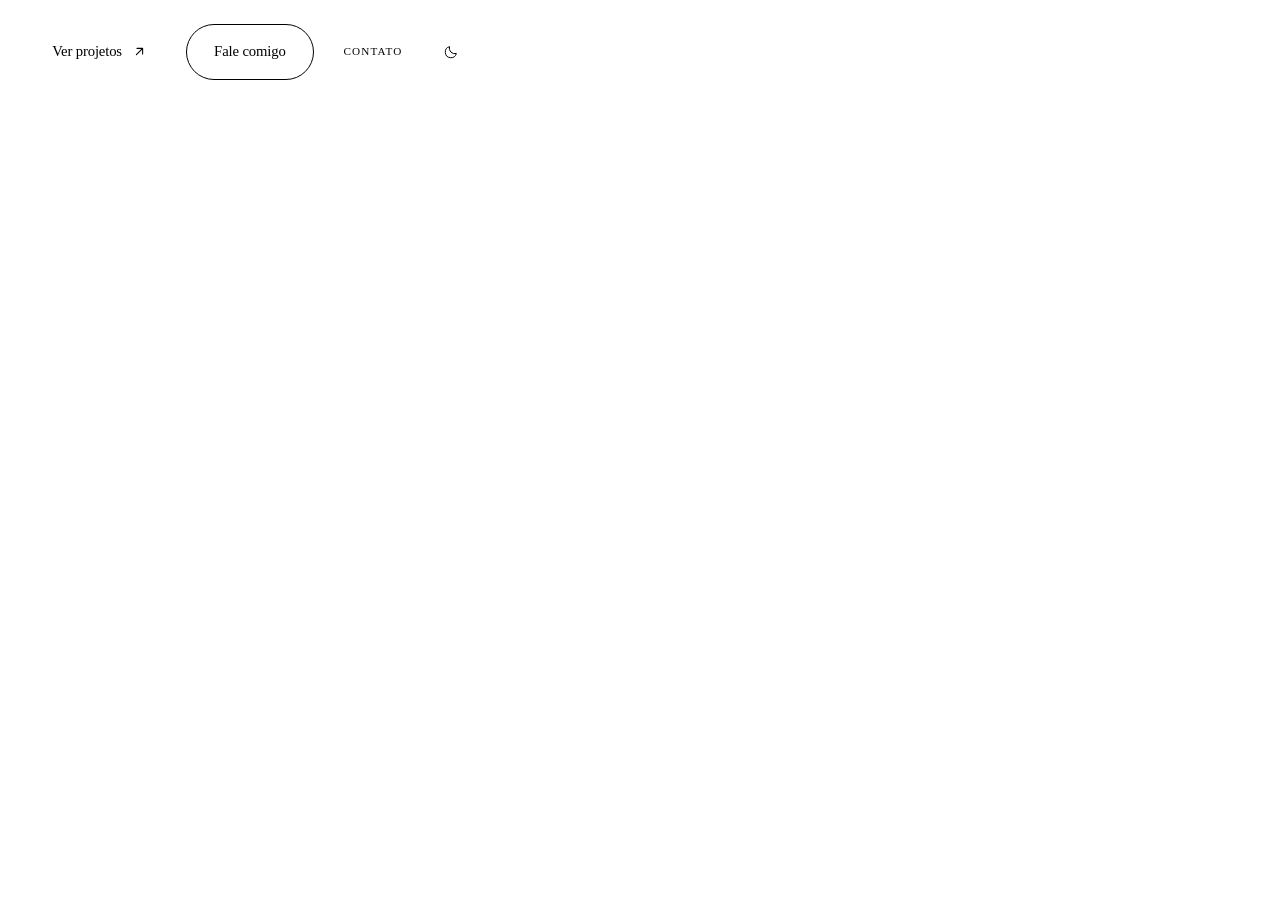
<file: design-system/project/components/Button/preview.html>
<!-- @dsCard group="Ações" height=100 -->
<!doctype html><html lang="pt-BR"><head><meta charset="utf-8"><link rel="preconnect" href="https://fonts.googleapis.com"><link rel="preconnect" href="https://fonts.gstatic.com" crossorigin><link href="https://fonts.googleapis.com/css2?family=Unbounded:wght@900&family=Space+Grotesk:wght@500;700&family=Instrument+Serif:ital@1&family=DM+Sans:opsz,wght@9..40,400;9..40,500&family=JetBrains+Mono:wght@400;500&display=swap" rel="stylesheet"><style>*{box-sizing:border-box;margin:0;padding:0}body{background:var(--bg);color:var(--text);font-family:var(--font-body);line-height:1.6;padding:24px;-webkit-font-smoothing:antialiased}a{color:inherit;text-decoration:none}button{font:inherit;color:inherit;background:none;border:none;cursor:pointer}.wrap{display:flex;flex-wrap:wrap;gap:.7rem;align-items:center}
.btn{display:inline-flex;align-items:center;gap:.6rem;padding:.95rem 1.7rem;border-radius:99px;font-family:var(--font-display);font-weight:500;font-size:.92rem;letter-spacing:-.01em;border:1px solid transparent;position:relative;overflow:hidden;isolation:isolate;transition:color .3s var(--ease),border-color .3s,transform .35s var(--ease)}
.btn::before{content:'';position:absolute;inset:0;background:var(--text);transform:translateY(101%);transition:transform .5s var(--ease);z-index:-1}
.btn:hover::before{transform:translateY(0)}
.btn-solid{background:var(--accent-surface);color:var(--accent-ink)}.btn-solid:hover{color:var(--bg)}
.btn-line{border-color:var(--line-2);color:var(--text)}.btn-line::before{background:var(--accent-surface)}.btn-line:hover{color:var(--accent-ink);border-color:var(--accent)}
.arr{width:15px;height:15px;fill:none;stroke:currentColor;stroke-width:1.7;stroke-linecap:round;stroke-linejoin:round;transition:transform .4s var(--ease)}.btn:hover .arr{transform:translate(3px,-3px)}
.pill-btn{padding:.58rem 1.15rem;border-radius:99px;background:var(--accent-surface);color:var(--accent-ink);font-family:var(--font-mono);font-size:.7rem;letter-spacing:.1em;text-transform:uppercase}
.icon-btn{width:38px;height:38px;display:grid;place-items:center;border:1px solid var(--line);border-radius:50%;transition:border-color .25s,transform .3s var(--ease)}.icon-btn:hover{border-color:var(--accent);transform:rotate(20deg)}.icon-btn svg{width:16px;height:16px;fill:none;stroke:currentColor;stroke-width:1.5}</style></head><body><div class="wrap"><a href="#" class="btn btn-solid">Ver projetos <svg class="arr" viewBox="0 0 24 24" aria-hidden="true"><path d="M7 17L17 7M8 7h9v9"/></svg></a><a href="#" class="btn btn-line">Fale comigo</a><a href="#" class="pill-btn">Contato</a><button class="icon-btn" aria-label="Alternar tema"><svg viewBox="0 0 24 24"><path d="M20 14.2A8.2 8.2 0 0 1 9.8 4a8.4 8.4 0 1 0 10.2 10.2z"/></svg></button></div></body></html>
</file>
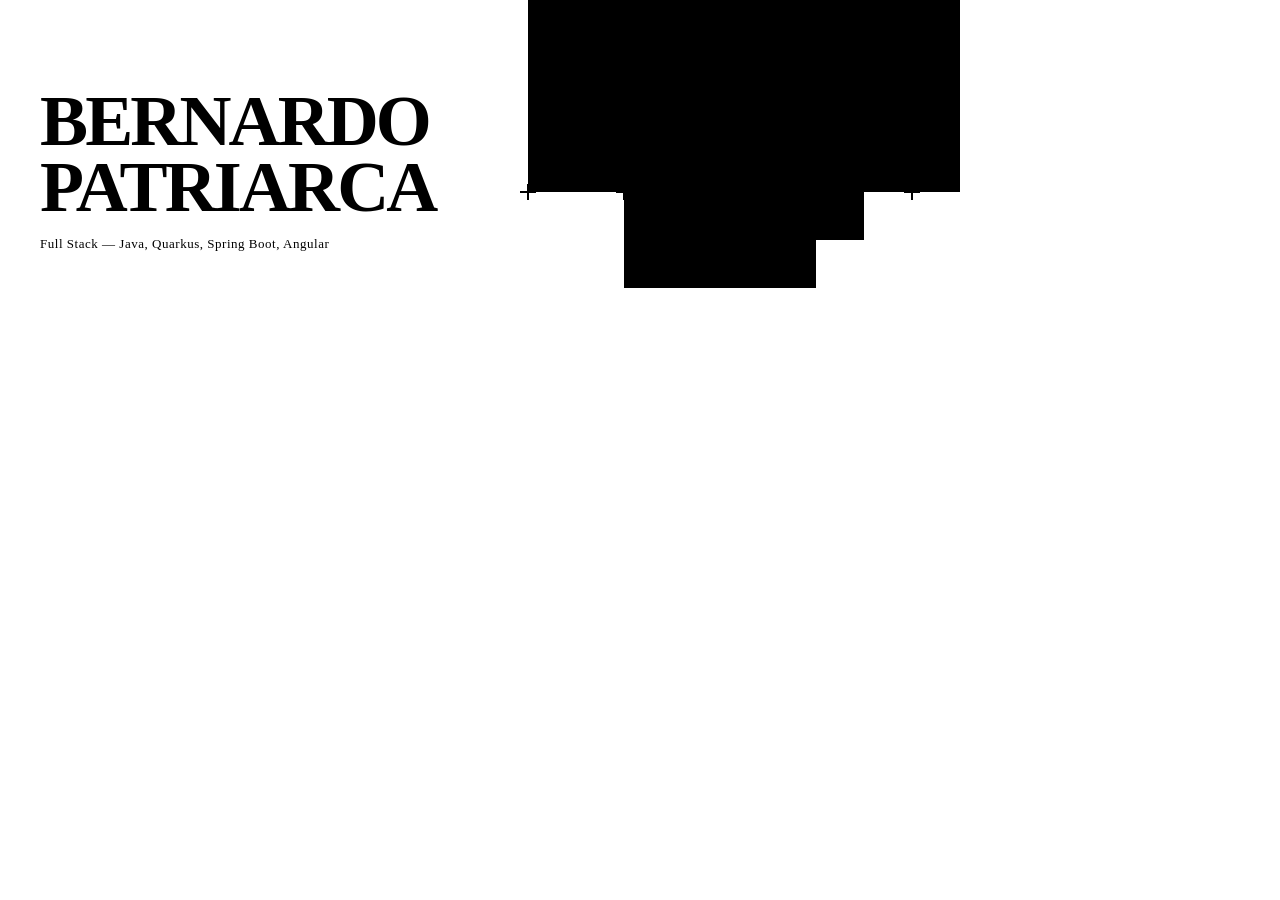
<file: design-system/project/components/Cover/preview.html>
<!-- @dsCard height=288 -->
<!doctype html><html lang="pt-BR"><head><meta charset="utf-8"><link rel="preconnect" href="https://fonts.googleapis.com"><link rel="preconnect" href="https://fonts.gstatic.com" crossorigin><link href="https://fonts.googleapis.com/css2?family=Unbounded:wght@900&family=Space+Grotesk:wght@500;700&family=Instrument+Serif:ital@1&family=DM+Sans:opsz,wght@9..40,400;9..40,500&family=JetBrains+Mono:wght@400;500&display=swap" rel="stylesheet"><style>
*{box-sizing:border-box;margin:0;padding:0}
body{background:var(--bg);width:960px;height:288px;position:relative;overflow:hidden}
svg{position:absolute;inset:0}
.as{fill:var(--accent-surface)}.a2{fill:var(--accent-2)}.s2{fill:var(--surface-2)}.mg{fill:var(--magenta)}.tx{fill:var(--text)}.gd{fill:var(--bg)}
.t{position:absolute;left:40px;bottom:36px;max-width:440px}
h1{font-family:var(--font-display);font-weight:700;font-size:72px;line-height:.92;letter-spacing:-.04em;text-transform:uppercase;color:var(--text)}
p{margin-top:16px;font-family:var(--font-mono);font-size:13px;letter-spacing:.04em;color:var(--muted)}
</style></head><body>
<!--
blocos: accent-surface 192×192 + 96×96, accent-2 192×96, surface-2 96×192, magenta 48×48
arranjo: grade modular rente, de x=528 até sangrar na borda direita e no topo — os ladrilhos do corredor
padrão: miras em cruz nos cruzamentos da grade (passo 96px), porque o site marca cada cruzamento do piso com uma mira de diagramação
escalas: módulo 96px (e meio módulo 48px), cantos retos, mira de 16px com traço de 2px
-->
<svg viewBox="0 0 960 288" width="960" height="288" aria-hidden="true">
<rect class="as" x="528" y="0" width="192" height="192"/>
<rect class="a2" x="720" y="0" width="192" height="96"/>
<rect class="s2" x="912" y="0" width="48" height="192"/>
<rect class="s2" x="720" y="96" width="96" height="192"/>
<rect class="as" x="816" y="96" width="96" height="96"/>
<rect class="mg" x="816" y="192" width="48" height="48"/>
<rect class="a2" x="624" y="192" width="96" height="96"/>
<g class="tx">
<path d="M623 88h2v7h7v2h-7v7h-2v-7h-7v-2h7z"/>
<path d="M719 88h2v7h7v2h-7v7h-2v-7h-7v-2h7z"/>
<path d="M815 88h2v7h7v2h-7v7h-2v-7h-7v-2h7z"/>
<path d="M623 184h2v7h7v2h-7v7h-2v-7h-7v-2h7z"/>
<path d="M719 184h2v7h7v2h-7v7h-2v-7h-7v-2h7z"/>
<path d="M815 184h2v7h7v2h-7v7h-2v-7h-7v-2h7z"/>
<path d="M911 184h2v7h7v2h-7v7h-2v-7h-7v-2h7z"/>
<path d="M527 184h2v7h7v2h-7v7h-2v-7h-7v-2h7z"/>
<path d="M911 88h2v7h7v2h-7v7h-2v-7h-7v-2h7z"/>
</g>
</svg>
<div class="t"><h1>Bernardo<br>Patriarca</h1><p>Full Stack — Java, Quarkus, Spring Boot, Angular</p></div>
</body></html>
</file>
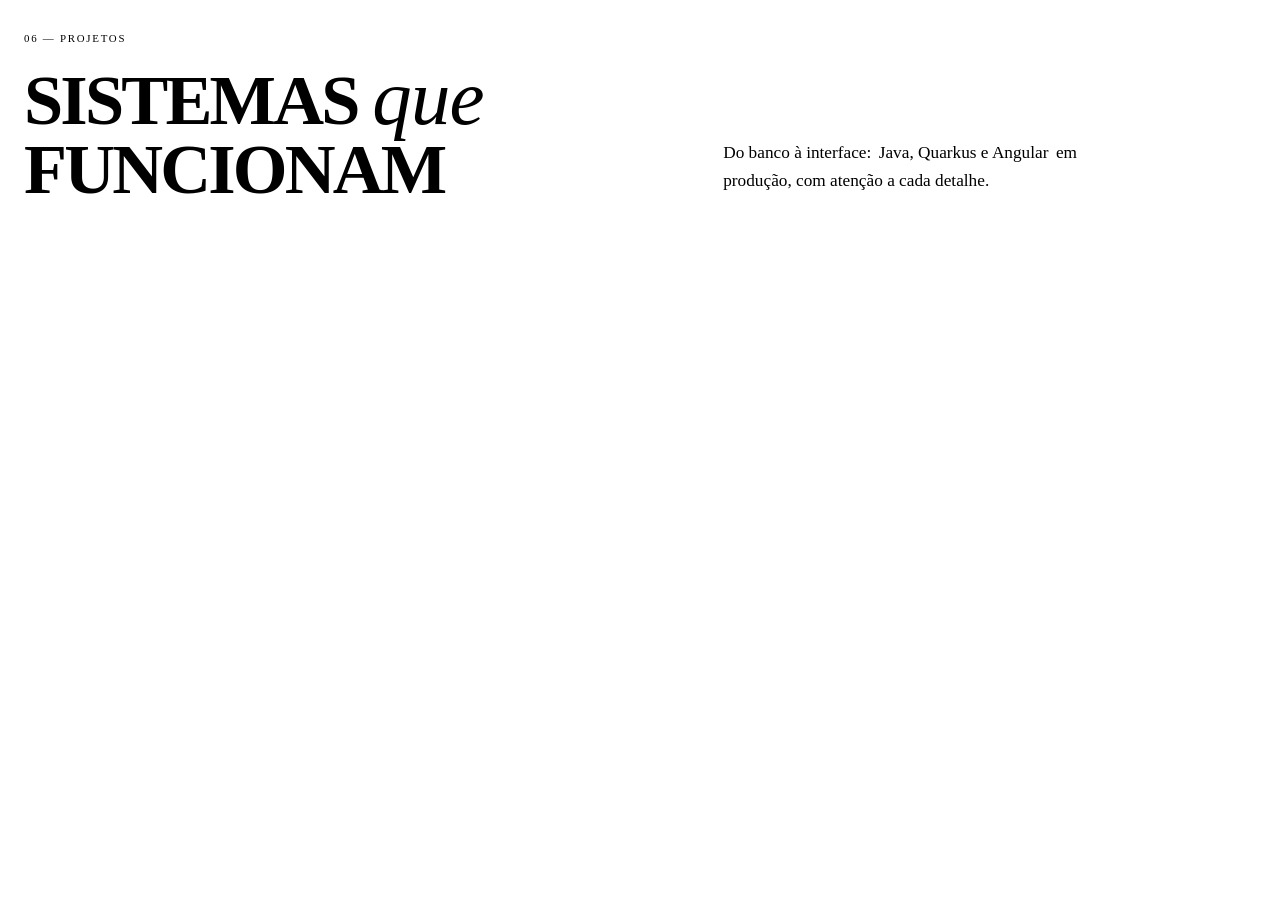
<file: design-system/project/components/SectionHead/preview.html>
<!-- @dsCard group="Conteúdo" height=260 width=900 -->
<!doctype html><html lang="pt-BR"><head><meta charset="utf-8"><link rel="preconnect" href="https://fonts.googleapis.com"><link rel="preconnect" href="https://fonts.gstatic.com" crossorigin><link href="https://fonts.googleapis.com/css2?family=Unbounded:wght@900&family=Space+Grotesk:wght@500;700&family=Instrument+Serif:ital@1&family=DM+Sans:opsz,wght@9..40,400;9..40,500&family=JetBrains+Mono:wght@400;500&display=swap" rel="stylesheet"><style>*{box-sizing:border-box;margin:0;padding:0}body{background:var(--bg);color:var(--text);font-family:var(--font-body);line-height:1.6;padding:24px;-webkit-font-smoothing:antialiased}a{color:inherit;text-decoration:none}button{font:inherit;color:inherit;background:none;border:none;cursor:pointer}.wrap{display:flex;flex-wrap:wrap;gap:.7rem;align-items:center}
.mono-label{display:inline-block;font-family:var(--font-mono);font-size:.68rem;letter-spacing:.16em;text-transform:uppercase;color:var(--muted);line-height:1.5}
.sec-head-split{display:grid;grid-template-columns:minmax(0,1.1fr) minmax(0,.9fr);gap:3rem;align-items:end}
.sec-title{font-family:var(--font-display);font-weight:700;font-size:4.4rem;line-height:.95;letter-spacing:-.04em;text-transform:uppercase;margin-top:.7rem}
.serif{font-family:var(--font-serif);font-style:italic;font-weight:400;letter-spacing:-.01em}
.sec-title .serif{text-transform:none;font-size:1.12em;color:var(--accent-text)}
.sec-note{font-size:1.08rem;color:var(--muted);max-width:44ch;padding-bottom:.5rem}
.hl{background:var(--accent-surface);color:var(--accent-ink);padding:0 .18em;border-radius:3px;white-space:nowrap}</style></head><body><div class="sec-head-split"><div><span class="mono-label">06 — Projetos</span><h2 class="sec-title">Sistemas <span class="serif">que</span> funcionam</h2></div><p class="sec-note">Do banco à interface: <span class="hl">Java, Quarkus e Angular</span> em produção, com atenção a cada detalhe.</p></div></body></html>
</file>
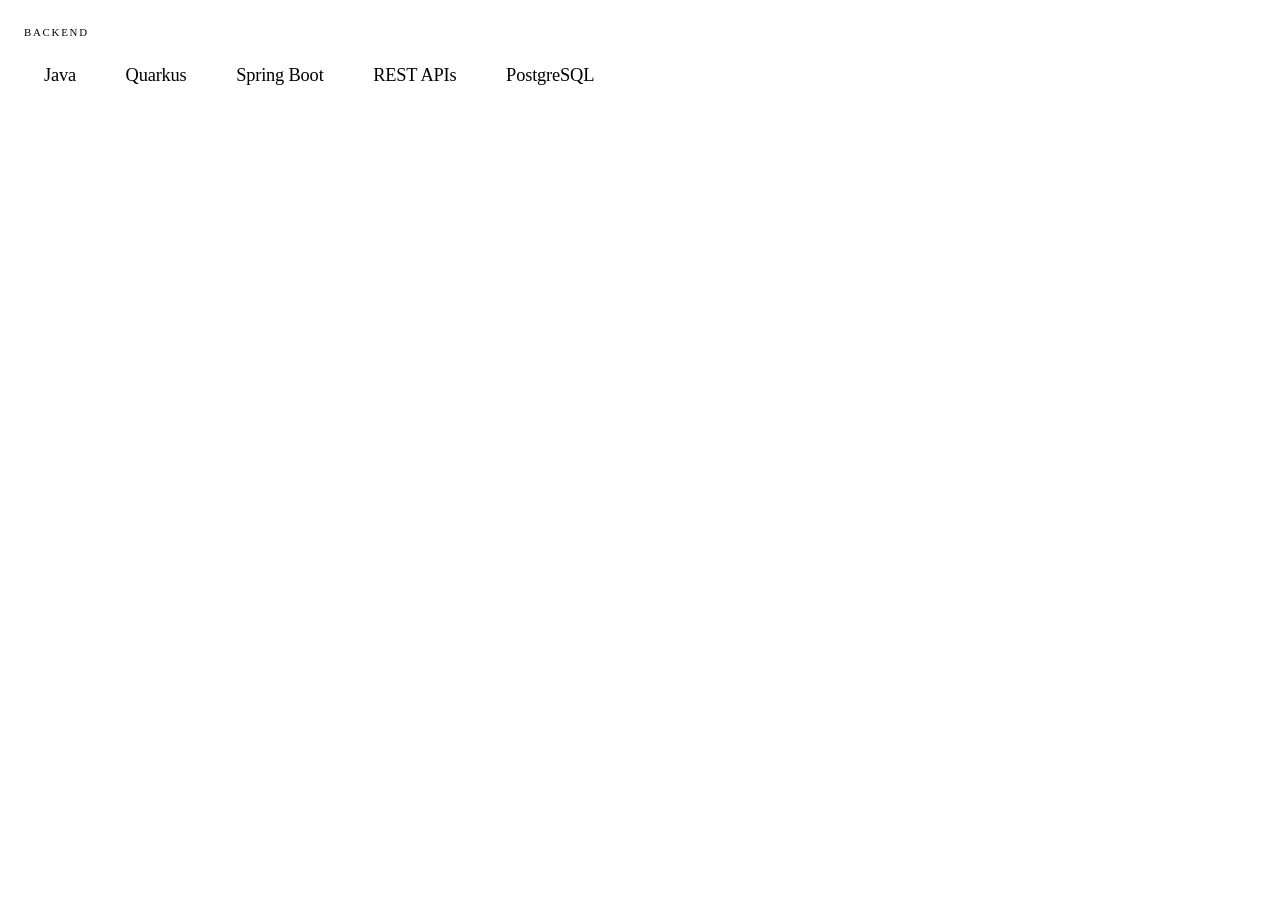
<file: design-system/project/components/Tag/preview.html>
<!-- @dsCard group="Conteúdo" height=150 -->
<!doctype html><html lang="pt-BR"><head><meta charset="utf-8"><link rel="preconnect" href="https://fonts.googleapis.com"><link rel="preconnect" href="https://fonts.gstatic.com" crossorigin><link href="https://fonts.googleapis.com/css2?family=Unbounded:wght@900&family=Space+Grotesk:wght@500;700&family=Instrument+Serif:ital@1&family=DM+Sans:opsz,wght@9..40,400;9..40,500&family=JetBrains+Mono:wght@400;500&display=swap" rel="stylesheet"><style>*{box-sizing:border-box;margin:0;padding:0}body{background:var(--bg);color:var(--text);font-family:var(--font-body);line-height:1.6;padding:24px;-webkit-font-smoothing:antialiased}a{color:inherit;text-decoration:none}button{font:inherit;color:inherit;background:none;border:none;cursor:pointer}.wrap{display:flex;flex-wrap:wrap;gap:.7rem;align-items:center}
.tag{display:inline-flex;align-items:center;padding:.62rem 1.25rem;border:1px solid var(--line);border-radius:99px;background:var(--surface);font-family:var(--font-display);font-weight:500;font-size:1.15rem;letter-spacing:-.01em;white-space:nowrap;transition:background .25s,color .25s,border-color .25s}
.tag:hover{background:var(--accent-surface);color:var(--accent-ink);border-color:var(--accent)}
.mono-label{display:block;font-family:var(--font-mono);font-size:.68rem;letter-spacing:.16em;text-transform:uppercase;color:var(--accent-text);line-height:1.5;margin-bottom:.7rem}</style></head><body><span class="mono-label">Backend</span><div class="wrap" style="gap:.6rem"><span class="tag">Java</span><span class="tag">Quarkus</span><span class="tag">Spring Boot</span><span class="tag">REST APIs</span><span class="tag">PostgreSQL</span></div></body></html>
</file>
